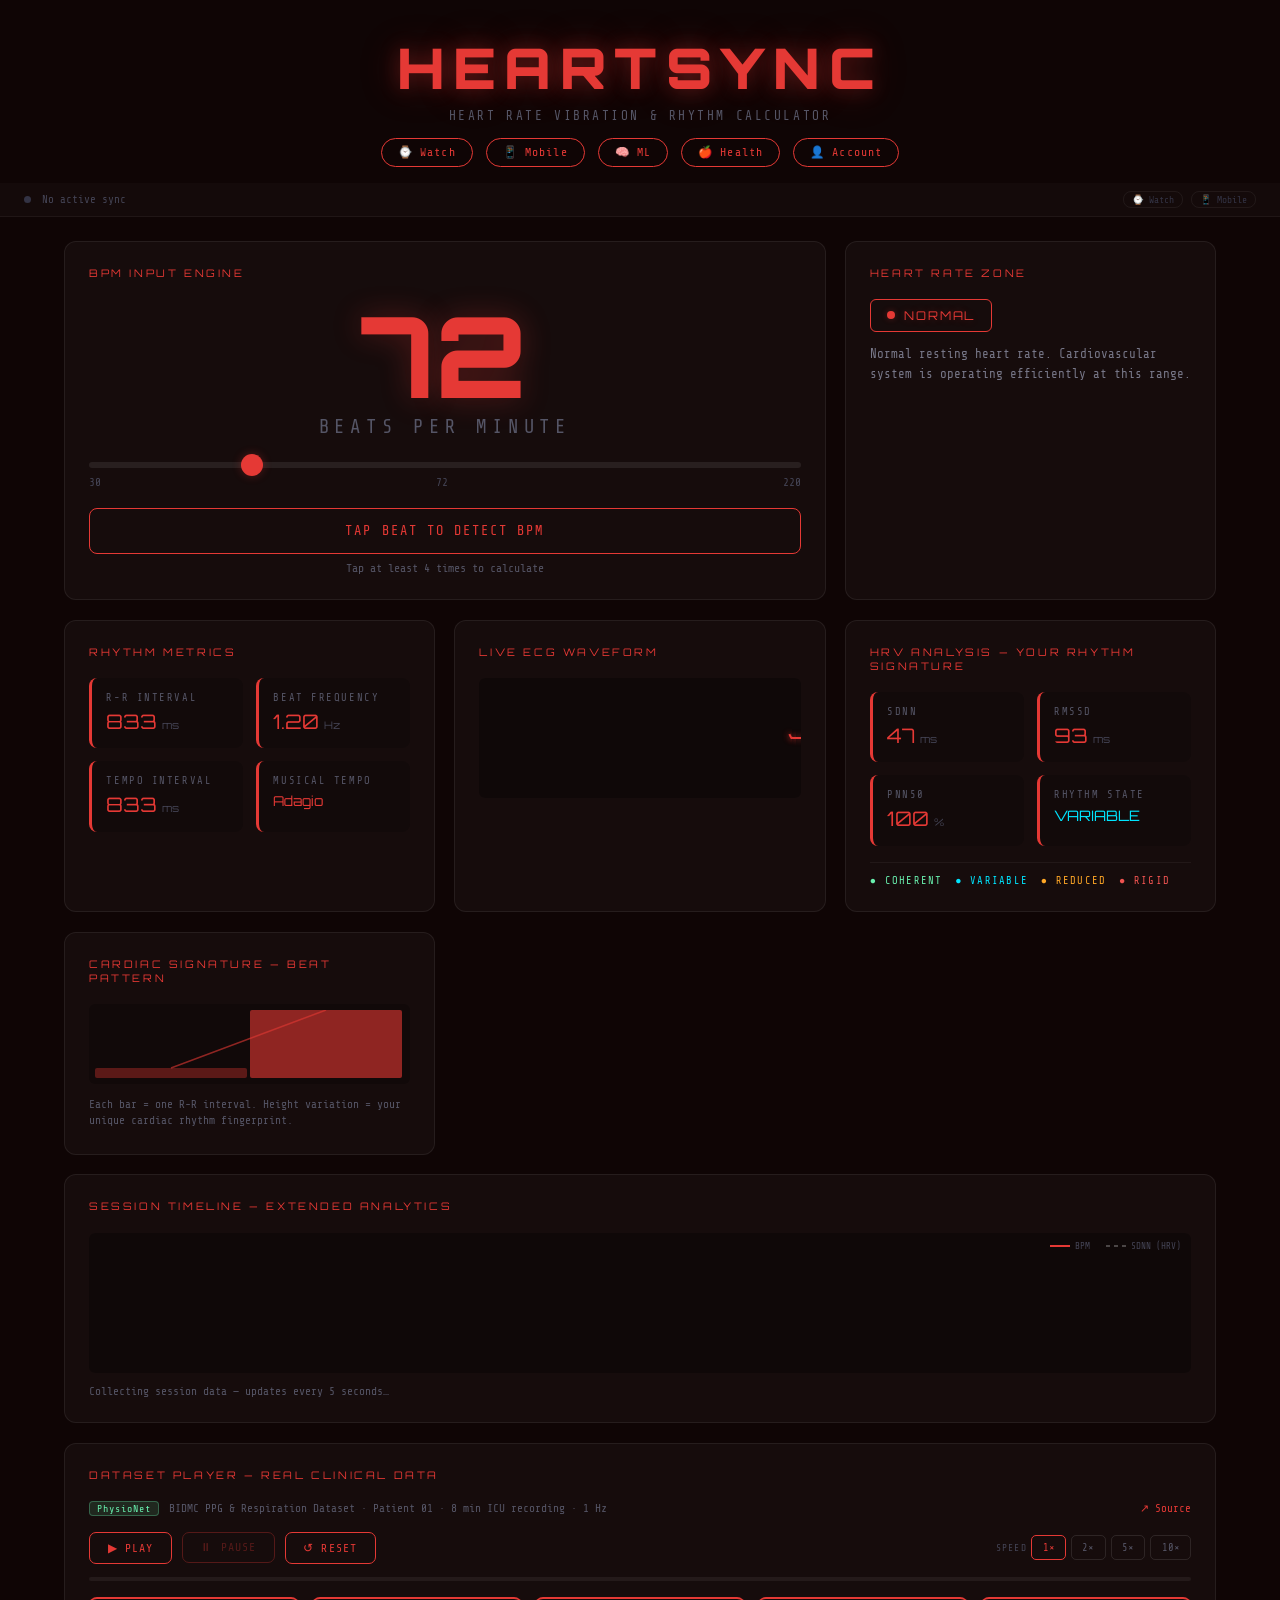
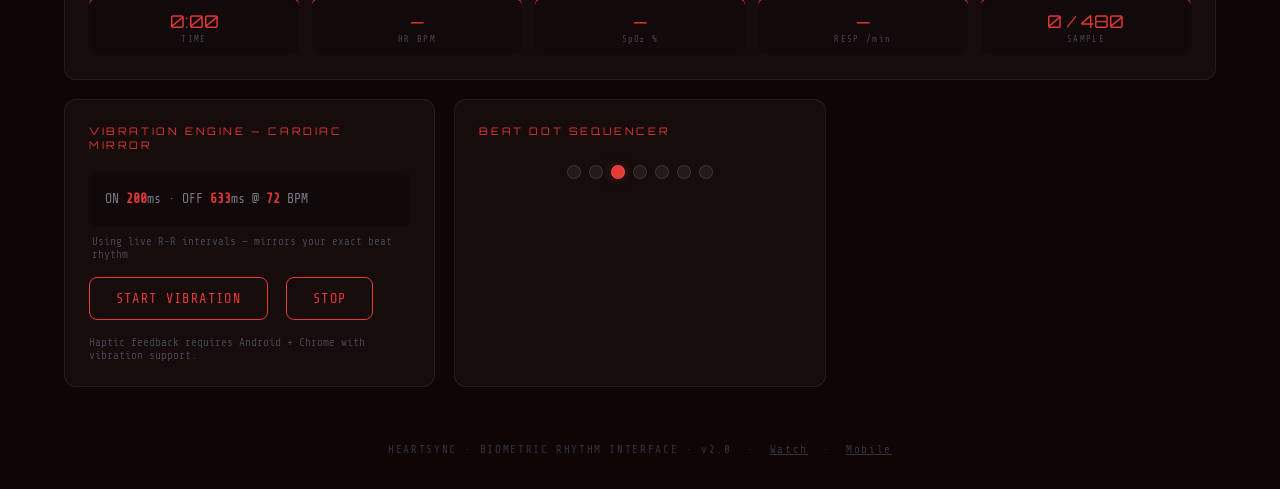
<file: index.html>
<!DOCTYPE html>
<html lang="en">
<head>
  <meta charset="UTF-8" />
  <meta name="viewport" content="width=device-width, initial-scale=1.0" />
  <title>HeartSync — Extended</title>
  <link href="https://fonts.googleapis.com/css2?family=Orbitron:wght@400;700;900&family=Share+Tech+Mono&display=swap" rel="stylesheet" />
  <link rel="stylesheet" href="styles.css" />
  <link rel="manifest" href="manifest.json" />
  <link rel="apple-touch-icon" href="icons/icon-192.png" />
  <meta name="apple-mobile-web-app-title" content="HeartSync" />
</head>
<body>

<header>
  <h1>HEARTSYNC</h1>
  <p>HEART RATE VIBRATION &amp; RHYTHM CALCULATOR</p>
  <div class="header-links">
    <a href="watch.html"   class="nav-link">⌚ Watch</a>
    <a href="mobile.html"  class="nav-link">📱 Mobile</a>
    <a href="ml.html"      class="nav-link">🧠 ML</a>
    <a href="health-connect.html" class="nav-link">🍎 Health</a>
    <a href="account.html" class="nav-link">👤 Account</a>
  </div>
</header>

<!-- Connection status bar -->
<div class="conn-bar" id="conn-bar">
  <div class="conn-dot" id="conn-dot"></div>
  <span id="conn-text">No active sync</span>
  <div class="conn-badges">
    <span class="conn-badge" id="badge-watch">⌚ Watch</span>
    <span class="conn-badge" id="badge-mobile">📱 Mobile</span>
  </div>
</div>

<div class="grid">

  <!-- BPM INPUT -->
  <div class="card" id="bpm-panel">
    <div class="card-title">BPM Input Engine</div>
    <div class="bpm-display" id="bpm-display">72</div>
    <div class="bpm-unit">BEATS PER MINUTE</div>
    <input type="range" id="bpm-slider" min="30" max="220" value="72" step="1" />
    <div class="slider-labels"><span>30</span><span>72</span><span>220</span></div>
    <button id="tap-btn">TAP BEAT TO DETECT BPM</button>
    <div id="tap-status">Tap at least 4 times to calculate</div>
  </div>

  <!-- ZONE CLASSIFIER -->
  <div class="card" id="zone-card">
    <div class="card-title">Heart Rate Zone</div>
    <div class="zone-badge">
      <div class="zone-dot"></div>
      <span id="zone-name">NORMAL</span>
    </div>
    <div class="zone-desc" id="zone-desc">Normal resting heart rate. Cardiovascular system is operating efficiently at this range.</div>
  </div>

  <!-- RHYTHM METRICS -->
  <div class="card">
    <div class="card-title">Rhythm Metrics</div>
    <div class="metrics-grid">
      <div class="metric">
        <div class="metric-label">R-R Interval</div>
        <div class="metric-value"><span id="rr-val">833</span><span class="metric-unit">ms</span></div>
      </div>
      <div class="metric">
        <div class="metric-label">Beat Frequency</div>
        <div class="metric-value"><span id="freq-val">1.20</span><span class="metric-unit">Hz</span></div>
      </div>
      <div class="metric">
        <div class="metric-label">Tempo Interval</div>
        <div class="metric-value"><span id="tempo-val">833</span><span class="metric-unit">ms</span></div>
      </div>
      <div class="metric">
        <div class="metric-label">Musical Tempo</div>
        <div class="metric-value" style="font-size:0.85rem"><span id="music-val">Andante</span></div>
      </div>
    </div>
  </div>

  <!-- ECG VISUALIZER -->
  <div class="card">
    <div class="card-title">Live ECG Waveform</div>
    <canvas id="ecg-canvas"></canvas>
  </div>

  <!-- HRV ANALYSIS -->
  <div class="card">
    <div class="card-title">HRV Analysis — Your Rhythm Signature</div>
    <div class="metrics-grid">
      <div class="metric">
        <div class="metric-label">SDNN</div>
        <div class="metric-value"><span id="sdnn-val">—</span><span class="metric-unit">ms</span></div>
      </div>
      <div class="metric">
        <div class="metric-label">RMSSD</div>
        <div class="metric-value"><span id="rmssd-val">—</span><span class="metric-unit">ms</span></div>
      </div>
      <div class="metric">
        <div class="metric-label">pNN50</div>
        <div class="metric-value"><span id="pnn50-val">—</span><span class="metric-unit">%</span></div>
      </div>
      <div class="metric">
        <div class="metric-label">Rhythm State</div>
        <div class="metric-value" style="font-size:0.9rem"><span id="rhythm-label">LOADING</span></div>
      </div>
    </div>
    <div class="hrv-legend">
      <span class="hrv-tag" style="color:#69f0ae">● COHERENT</span>
      <span class="hrv-tag" style="color:#00e5ff">● VARIABLE</span>
      <span class="hrv-tag" style="color:#ffa726">● REDUCED</span>
      <span class="hrv-tag" style="color:#ef5350">● RIGID</span>
    </div>
  </div>

  <!-- CARDIAC SIGNATURE -->
  <div class="card">
    <div class="card-title">Cardiac Signature — Beat Pattern</div>
    <div class="sparkline-wrap">
      <canvas id="sparkline-canvas" class="sparkline-canvas"></canvas>
    </div>
    <div class="sig-desc">Each bar = one R-R interval. Height variation = your unique cardiac rhythm fingerprint.</div>
  </div>

  <!-- SESSION TIMELINE (extended analytics) -->
  <div class="card card-wide">
    <div class="card-title">Session Timeline — Extended Analytics</div>
    <div class="timeline-wrap">
      <canvas id="timeline-canvas" class="timeline-canvas"></canvas>
      <div class="timeline-legend">
        <span class="tl-item"><span class="tl-line solid"></span> BPM</span>
        <span class="tl-item"><span class="tl-line dashed"></span> SDNN (HRV)</span>
      </div>
    </div>
    <div class="session-stats" id="session-stats">Collecting session data — updates every 5 seconds…</div>
  </div>

  <!-- DATASET PLAYER -->
  <div class="card card-wide" id="dataset-card">
    <div class="card-title">Dataset Player — Real Clinical Data</div>
    <div class="dataset-source">
      <span class="ds-badge">PhysioNet</span>
      BIDMC PPG &amp; Respiration Dataset · Patient 01 · 8 min ICU recording · 1 Hz
      <a class="ds-link" href="https://physionet.org/content/bidmc/1.0.0/" target="_blank">↗ Source</a>
    </div>
    <div class="dataset-controls">
      <button class="ds-btn" id="ds-play">▶ PLAY</button>
      <button class="ds-btn" id="ds-pause" disabled>⏸ PAUSE</button>
      <button class="ds-btn" id="ds-reset">↺ RESET</button>
      <div class="ds-speed-wrap">
        <span class="ds-speed-label">SPEED</span>
        <button class="ds-speed-btn active" data-speed="1">1×</button>
        <button class="ds-speed-btn" data-speed="2">2×</button>
        <button class="ds-speed-btn" data-speed="5">5×</button>
        <button class="ds-speed-btn" data-speed="10">10×</button>
      </div>
    </div>
    <div class="ds-progress-wrap">
      <div class="ds-progress-bar" id="ds-progress-bar"></div>
    </div>
    <div class="ds-live-row">
      <div class="ds-live-metric">
        <div class="ds-live-val" id="ds-time">0:00</div>
        <div class="ds-live-label">TIME</div>
      </div>
      <div class="ds-live-metric">
        <div class="ds-live-val" id="ds-hr">—</div>
        <div class="ds-live-label">HR BPM</div>
      </div>
      <div class="ds-live-metric">
        <div class="ds-live-val" id="ds-spo2">—</div>
        <div class="ds-live-label">SpO₂ %</div>
      </div>
      <div class="ds-live-metric">
        <div class="ds-live-val" id="ds-resp">—</div>
        <div class="ds-live-label">RESP /min</div>
      </div>
      <div class="ds-live-metric">
        <div class="ds-live-val" id="ds-idx">0 / 480</div>
        <div class="ds-live-label">SAMPLE</div>
      </div>
    </div>
  </div>

  <!-- VIBRATION ENGINE -->
  <div class="card">
    <div class="card-title">Vibration Engine — Cardiac Mirror</div>
    <div class="vib-info">
      ON <span id="vib-on">250</span>ms · OFF <span id="vib-off">583</span>ms @ <span id="vib-bpm">72</span> BPM
    </div>
    <div class="vib-mode-label">Using live R-R intervals — mirrors your exact beat rhythm</div>
    <button class="vib-btn" id="vib-start-btn">START VIBRATION</button>
    <button class="vib-btn" id="vib-stop-btn">STOP</button>
    <div id="vib-note">Haptic feedback requires Android + Chrome with vibration support.</div>
  </div>

  <!-- BEAT SEQUENCER -->
  <div class="card">
    <div class="card-title">Beat Dot Sequencer</div>
    <div class="dots-row" id="dots-row"></div>
  </div>

</div>

<footer>
  HEARTSYNC · BIOMETRIC RHYTHM INTERFACE · v2.0
  &nbsp;·&nbsp;
  <a href="watch.html"  style="color:inherit;text-decoration:underline">Watch</a>
  &nbsp;·&nbsp;
  <a href="mobile.html" style="color:inherit;text-decoration:underline">Mobile</a>
</footer>

<script src="dataset.js"></script>
<script src="auth.js"></script>
<script src="app.js"></script>
<script>if ('serviceWorker' in navigator) navigator.serviceWorker.register('./sw.js');</script>
</body>
</html>
</file>
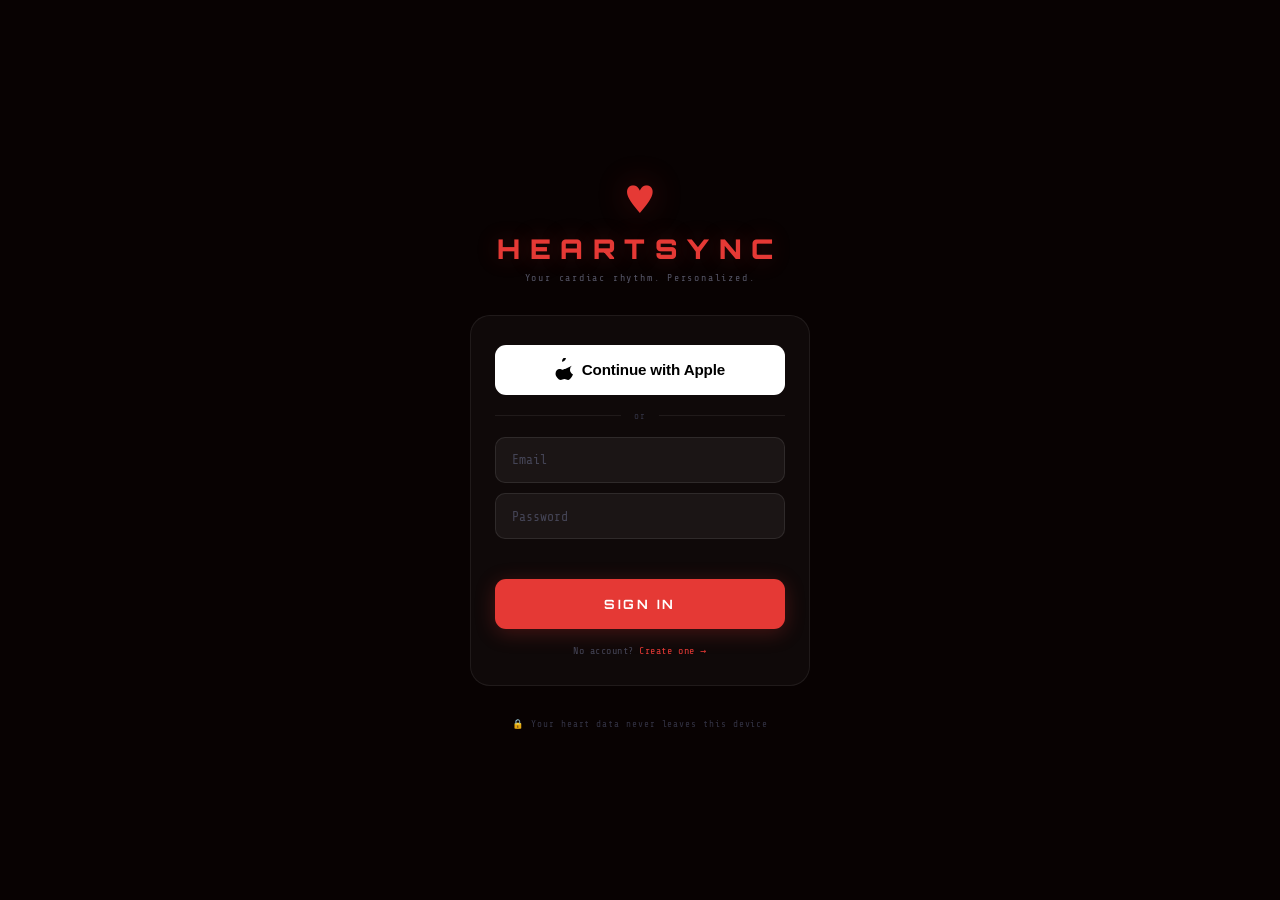
<file: login.html>
<!DOCTYPE html>
<html lang="en">
<head>
  <meta charset="UTF-8" />
  <meta name="viewport" content="width=device-width, initial-scale=1.0, viewport-fit=cover" />
  <meta name="apple-mobile-web-app-capable" content="yes" />
  <meta name="apple-mobile-web-app-status-bar-style" content="black-translucent" />
  <meta name="theme-color" content="#080202" />
  <title>HeartSync — Sign In</title>
  <link href="https://fonts.googleapis.com/css2?family=Orbitron:wght@400;700;900&family=Share+Tech+Mono&display=swap" rel="stylesheet" />
  <link rel="stylesheet" href="login.css" />
  <!-- Apple Sign In JS SDK — works when a Service ID is configured in Apple Developer -->
  <script src="https://appleid.cdn-apple.com/appleauth/static/jsapi/appleid/1/en_US/appleid.auth.js" async></script>
  <link rel="manifest" href="manifest.json" />
  <link rel="apple-touch-icon" href="icons/icon-192.png" />
  <meta name="apple-mobile-web-app-title" content="HeartSync" />
</head>
<body>

<div class="login-app">

  <!-- Brand -->
  <div class="login-brand">
    <div class="brand-heart" id="brand-heart">♥</div>
    <div class="brand-name">HEARTSYNC</div>
    <div class="brand-tagline">Your cardiac rhythm. Personalized.</div>
  </div>

  <!-- Auth card -->
  <div class="login-card">

    <!-- Apple Sign In -->
    <button class="apple-btn" id="apple-btn" type="button">
      <svg class="apple-logo" viewBox="0 0 814 1000" xmlns="http://www.w3.org/2000/svg">
        <path d="M788.1 340.9c-5.8 4.5-108.2 62.2-108.2 190.5 0 148.4 130.3 200.9 134.2 202.2-.6 3.2-20.7 71.9-68.7 141.9-42.8 61.6-87.5 123.1-155.5 123.1s-85.5-39.5-164-39.5c-76 0-103.7 40.8-165.9 40.8s-105-43.1-150.1-90.2c-48.3-50.7-87.7-122.3-87.7-190.5 0-140.9 91.9-216.7 181.7-216.7 49.6 0 90.9 32.5 121.9 32.5 29.5 0 75.8-34.5 132-34.5zm-337.3-235.9c28.3-33.7 48.4-81.1 48.4-128.7 0-6.4-.6-12.8-1.9-18.6-45.6 1.9-98.2 30.5-131.2 68.3-25.1 28.3-47.8 75.2-47.8 123.5 0 7.1 1.3 14.2 1.9 16.5 2.6.6 6.5 1.3 10.4 1.3 40.8 0 91.9-27.3 120.2-62.3z"/>
      </svg>
      <span id="apple-btn-text">Continue with Apple</span>
    </button>

    <div class="divider"><span>or</span></div>

    <!-- Email / Password form -->
    <form id="auth-form" novalidate autocomplete="on">
      <div class="form-row" id="name-row" style="display:none">
        <input type="text" id="form-name" placeholder="Full Name" autocomplete="name" />
      </div>
      <div class="form-row">
        <input type="email" id="form-email" placeholder="Email" autocomplete="email" inputmode="email" />
      </div>
      <div class="form-row">
        <input type="password" id="form-pass" placeholder="Password" autocomplete="current-password" minlength="6" />
      </div>
      <div class="form-error" id="form-error" role="alert"></div>
      <button type="submit" class="submit-btn" id="submit-btn">SIGN IN</button>
    </form>

    <button class="mode-switch" id="mode-switch" type="button">
      No account? <span>Create one →</span>
    </button>

  </div><!-- /login-card -->

  <div class="privacy-note">
    <span>🔒</span> Your heart data never leaves this device
  </div>

  <div class="demo-notice" id="demo-notice">
    Running in demo mode — Apple Sign In requires a configured Service ID
  </div>

</div><!-- /login-app -->

<script src="auth.js"></script>
<script src="login.js"></script>
<script>if ('serviceWorker' in navigator) navigator.serviceWorker.register('./sw.js');</script>
</body>
</html>
</file>
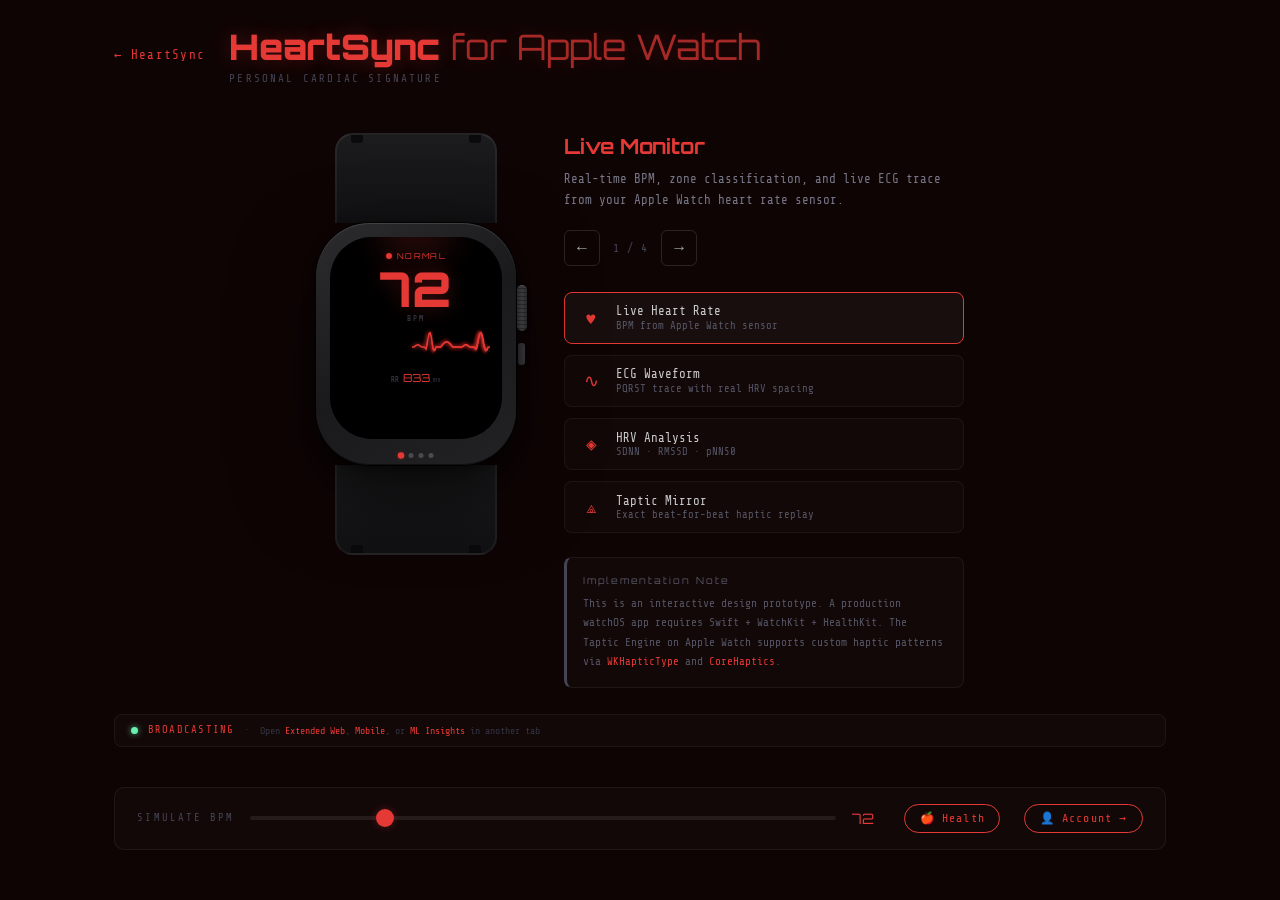
<file: watch.html>
<!DOCTYPE html>
<html lang="en">
<head>
  <meta charset="UTF-8" />
  <meta name="viewport" content="width=device-width, initial-scale=1.0" />
  <title>HeartSync — Apple Watch</title>
  <link href="https://fonts.googleapis.com/css2?family=Orbitron:wght@400;700;900&family=Share+Tech+Mono&display=swap" rel="stylesheet" />
  <link rel="stylesheet" href="watch.css" />
  <link rel="manifest" href="manifest.json" />
  <link rel="apple-touch-icon" href="icons/icon-192.png" />
  <meta name="apple-mobile-web-app-title" content="HeartSync" />
</head>
<body>

<div class="page">

  <!-- Header -->
  <header class="w-header">
    <a href="index.html" class="back-link">← HeartSync</a>
    <div class="w-header-text">
      <h1>HeartSync <span>for Apple Watch</span></h1>
      <p>PERSONAL CARDIAC SIGNATURE</p>
    </div>
  </header>

  <!-- Main showcase -->
  <div class="showcase">

    <!-- Watch device -->
    <div class="watch-wrap">
      <div class="band band-top">
        <div class="band-notch band-notch-left"></div>
        <div class="band-notch band-notch-right"></div>
      </div>

      <div class="watch-body">
        <!-- Crown -->
        <div class="crown">
          <div class="crown-ridges"></div>
        </div>
        <!-- Side button -->
        <div class="side-btn"></div>

        <!-- Display -->
        <div class="watch-display">
          <div class="screens-track" id="screens-track">

            <!-- ── Screen 1: Live Monitor ── -->
            <div class="screen" id="s-monitor">
              <div class="s-zone-row">
                <div class="s-zone-dot" id="s-zone-dot"></div>
                <span class="s-zone-name" id="s-zone-name">NORMAL</span>
              </div>
              <div class="s-bpm" id="s-bpm">72</div>
              <div class="s-bpm-label">BPM</div>
              <canvas class="s-ecg" id="s-ecg"></canvas>
              <div class="s-rr-row">
                <span class="s-rr-label">RR</span>
                <span class="s-rr-val" id="s-rr-val">833</span>
                <span class="s-rr-unit">ms</span>
              </div>
            </div>

            <!-- ── Screen 2: HRV Signature ── -->
            <div class="screen" id="s-hrv">
              <div class="s-title">YOUR SIGNATURE</div>
              <div class="s-hrv-grid">
                <div class="s-hrv-item">
                  <div class="s-hrv-val" id="s-sdnn">—</div>
                  <div class="s-hrv-unit">ms</div>
                  <div class="s-hrv-label">SDNN</div>
                </div>
                <div class="s-hrv-item">
                  <div class="s-hrv-val" id="s-rmssd">—</div>
                  <div class="s-hrv-unit">ms</div>
                  <div class="s-hrv-label">RMSSD</div>
                </div>
                <div class="s-hrv-item">
                  <div class="s-hrv-val" id="s-pnn50">—</div>
                  <div class="s-hrv-unit">%</div>
                  <div class="s-hrv-label">pNN50</div>
                </div>
              </div>
              <div class="s-rhythm-badge" id="s-rhythm-badge">LOADING</div>
            </div>

            <!-- ── Screen 3: Beat Pattern ── -->
            <div class="screen" id="s-pattern">
              <div class="s-title">BEAT PATTERN</div>
              <canvas class="s-sparkline" id="s-sparkline"></canvas>
              <div class="s-sig-label">RHYTHM FINGERPRINT</div>
              <div class="s-sig-sub" id="s-sig-sub">Building signature…</div>
            </div>

            <!-- ── Screen 4: Haptic Mirror ── -->
            <div class="screen" id="s-haptic">
              <div class="s-title">HAPTIC MIRROR</div>
              <div class="s-haptic-icon" id="s-haptic-icon">◎</div>
              <div class="s-haptic-status" id="s-haptic-status">OFF</div>
              <button class="s-haptic-btn" id="s-haptic-btn">START</button>
              <div class="s-haptic-note">Mirrors your exact<br>beat-by-beat rhythm</div>
            </div>

          </div><!-- /screens-track -->
        </div><!-- /watch-display -->

        <!-- Nav dots -->
        <div class="nav-dots" id="nav-dots">
          <div class="ndot active" data-i="0"></div>
          <div class="ndot" data-i="1"></div>
          <div class="ndot" data-i="2"></div>
          <div class="ndot" data-i="3"></div>
        </div>

      </div><!-- /watch-body -->

      <div class="band band-bottom">
        <div class="band-notch band-notch-left"></div>
        <div class="band-notch band-notch-right"></div>
      </div>
    </div><!-- /watch-wrap -->

    <!-- Info panel -->
    <div class="info-panel">
      <div class="info-screen-name" id="info-screen-name">Live Monitor</div>
      <div class="info-desc" id="info-desc">Real-time BPM, zone classification, and live ECG trace from your Apple Watch heart rate sensor.</div>

      <div class="info-nav">
        <button class="inav-btn" id="prev-btn">←</button>
        <span class="inav-screen-count" id="inav-count">1 / 4</span>
        <button class="inav-btn" id="next-btn">→</button>
      </div>

      <div class="info-features">
        <div class="if-item" id="if-0">
          <div class="if-icon">♥</div>
          <div class="if-text">
            <div class="if-title">Live Heart Rate</div>
            <div class="if-sub">BPM from Apple Watch sensor</div>
          </div>
        </div>
        <div class="if-item" id="if-1">
          <div class="if-icon">∿</div>
          <div class="if-text">
            <div class="if-title">ECG Waveform</div>
            <div class="if-sub">PQRST trace with real HRV spacing</div>
          </div>
        </div>
        <div class="if-item" id="if-2">
          <div class="if-icon">◈</div>
          <div class="if-text">
            <div class="if-title">HRV Analysis</div>
            <div class="if-sub">SDNN · RMSSD · pNN50</div>
          </div>
        </div>
        <div class="if-item" id="if-3">
          <div class="if-icon">⟁</div>
          <div class="if-text">
            <div class="if-title">Taptic Mirror</div>
            <div class="if-sub">Exact beat-for-beat haptic replay</div>
          </div>
        </div>
      </div>

      <div class="tech-note">
        <div class="tn-title">Implementation Note</div>
        <div class="tn-body">This is an interactive design prototype. A production watchOS app requires Swift + WatchKit + HealthKit. The Taptic Engine on Apple Watch supports custom haptic patterns via <code>WKHapticType</code> and <code>CoreHaptics</code>.</div>
      </div>
    </div>

  </div><!-- /showcase -->

  <!-- Sync status -->
  <div class="sync-status-bar">
    <div class="ssb-dot" id="w-sync-dot"></div>
    <span id="w-sync-label">IDLE</span>
    <span class="ssb-sep">·</span>
    <span class="ssb-info">Open <a href="index.html">Extended Web</a>, <a href="mobile.html">Mobile</a>, or <a href="ml.html">ML Insights</a> in another tab</span>
    <span class="ssb-user" id="ssb-user"></span>
  </div>

  <!-- BPM simulator -->
  <div class="sim-bar">
    <span class="sim-label">SIMULATE BPM</span>
    <input type="range" id="w-bpm-slider" min="30" max="220" value="72" step="1" class="sim-slider" />
    <span class="sim-val" id="sim-val">72</span>
    <a href="health-connect.html" class="sim-full-link" style="margin-right:0.5rem">🍎 Health</a>
    <a href="account.html" class="sim-full-link" id="sim-account-link">👤 Account →</a>
  </div>

</div><!-- /page -->

<script src="auth.js"></script>
<script src="watch-app.js"></script>
<script>if ('serviceWorker' in navigator) navigator.serviceWorker.register('./sw.js');</script>
</body>
</html>
</file>
<file: styles.css>
:root {
  --zone-color: #e53935;
  --zone-bg: #0f0505;
  --zone-glow: rgba(229, 57, 53, 0.35);
}

* { box-sizing: border-box; margin: 0; padding: 0; }

body {
  background: var(--zone-bg);
  color: #e0e0e0;
  font-family: 'Share Tech Mono', monospace;
  min-height: 100vh;
  transition: background 0.6s ease;
  overflow-x: hidden;
}

/* ── Header ── */
header {
  text-align: center;
  padding: 2rem 1rem 1rem;
}
header h1 {
  font-family: 'Orbitron', sans-serif;
  font-size: clamp(2rem, 6vw, 3.5rem);
  font-weight: 900;
  color: var(--zone-color);
  text-shadow: 0 0 20px var(--zone-glow), 0 0 40px var(--zone-glow);
  letter-spacing: 0.15em;
  transition: color 0.6s, text-shadow 0.6s;
}
header p {
  font-size: 0.8rem;
  color: #556;
  letter-spacing: 0.2em;
  margin-top: 0.4rem;
}

/* ── Header nav links ── */
.header-links {
  display: flex;
  justify-content: center;
  gap: 0.8rem;
  margin-top: 0.9rem;
}
.nav-link {
  display: inline-flex;
  align-items: center;
  gap: 0.4rem;
  padding: 0.4rem 1rem;
  border: 1px solid var(--zone-color);
  border-radius: 18px;
  color: var(--zone-color);
  font-family: 'Share Tech Mono', monospace;
  font-size: 0.72rem;
  letter-spacing: 0.1em;
  text-decoration: none;
  transition: background 0.2s, box-shadow 0.2s, border-color 0.6s, color 0.6s;
}
.nav-link:hover { background: rgba(255,255,255,0.05); box-shadow: 0 0 12px var(--zone-glow); }

/* ── Connection Status Bar ── */
.conn-bar {
  display: flex;
  align-items: center;
  gap: 0.7rem;
  padding: 0.5rem 1.5rem;
  background: rgba(255,255,255,0.02);
  border-bottom: 1px solid rgba(255,255,255,0.05);
  font-size: 0.68rem;
  color: #445;
  flex-wrap: wrap;
}
.conn-dot {
  width: 7px; height: 7px;
  border-radius: 50%;
  background: #334;
  flex-shrink: 0;
  transition: background 0.4s, box-shadow 0.4s;
}
.conn-dot.live {
  background: #69f0ae;
  box-shadow: 0 0 6px rgba(105,240,174,0.7);
  animation: conn-pulse 1.4s ease-in-out infinite;
}
@keyframes conn-pulse { 0%,100%{opacity:1} 50%{opacity:0.4} }
.conn-badges { display: flex; gap: 0.5rem; margin-left: auto; }
.conn-badge {
  padding: 2px 8px;
  border-radius: 8px;
  border: 1px solid rgba(255,255,255,0.06);
  font-size: 0.6rem;
  color: #334;
  transition: border-color 0.4s, color 0.4s;
}
.conn-badge.connected {
  border-color: #69f0ae;
  color: #69f0ae;
}

/* ── Grid Layout ── */
.grid {
  display: grid;
  grid-template-columns: repeat(auto-fit, minmax(300px, 1fr));
  gap: 1.2rem;
  padding: 1.5rem;
  max-width: 1200px;
  margin: 0 auto;
}

/* ── Card ── */
.card {
  background: rgba(255,255,255,0.03);
  border: 1px solid rgba(255,255,255,0.07);
  border-radius: 12px;
  padding: 1.5rem;
  position: relative;
  overflow: hidden;
  transition: border-color 0.6s;
}
.card-wide { grid-column: 1 / -1; }
.card::before {
  content: '';
  position: absolute;
  top: 0; left: -100%;
  width: 60%; height: 100%;
  background: linear-gradient(90deg, transparent, rgba(255,255,255,0.03), transparent);
  animation: scan 4s linear infinite;
}
@keyframes scan { 0%{left:-60%} 100%{left:160%} }
.card-title {
  font-family: 'Orbitron', sans-serif;
  font-size: 0.65rem;
  letter-spacing: 0.25em;
  color: var(--zone-color);
  text-transform: uppercase;
  margin-bottom: 1.2rem;
  transition: color 0.6s;
}

/* ── BPM Panel ── */
#bpm-panel { grid-column: span 2; }
@media (max-width: 660px) { #bpm-panel { grid-column: span 1; } }

.bpm-display {
  font-family: 'Orbitron', sans-serif;
  font-size: clamp(4rem, 14vw, 7rem);
  font-weight: 900;
  color: var(--zone-color);
  text-shadow: 0 0 30px var(--zone-glow);
  text-align: center;
  line-height: 1;
  transition: color 0.4s, text-shadow 0.4s;
}
.bpm-unit { font-size: 1.2rem; letter-spacing: 0.3em; color: #556; text-align: center; margin-top: 0.3rem; }

input[type=range] {
  -webkit-appearance: none;
  width: 100%; height: 6px;
  background: rgba(255,255,255,0.08);
  border-radius: 3px; outline: none;
  margin: 1.5rem 0 0.5rem; cursor: pointer;
}
input[type=range]::-webkit-slider-thumb {
  -webkit-appearance: none;
  width: 22px; height: 22px;
  border-radius: 50%;
  background: var(--zone-color);
  box-shadow: 0 0 10px var(--zone-glow);
  transition: background 0.4s, box-shadow 0.4s;
}
.slider-labels { display: flex; justify-content: space-between; font-size: 0.7rem; color: #445; }

/* ── Tap Button ── */
#tap-btn {
  display: block; width: 100%;
  margin-top: 1.2rem; padding: 0.9rem;
  background: transparent;
  border: 1px solid var(--zone-color);
  border-radius: 8px;
  color: var(--zone-color);
  font-family: 'Share Tech Mono', monospace;
  font-size: 0.85rem; letter-spacing: 0.15em;
  cursor: pointer;
  transition: background 0.2s, box-shadow 0.2s, border-color 0.6s, color 0.6s;
}
#tap-btn:hover { background: rgba(255,255,255,0.04); }
#tap-btn.tapped { background: var(--zone-color); color: #000; box-shadow: 0 0 20px var(--zone-glow); }
#tap-status { font-size: 0.72rem; color: #556; text-align: center; margin-top: 0.5rem; min-height: 1.2em; }

/* ── Zone Badge ── */
.zone-badge {
  display: inline-flex; align-items: center; gap: 0.6rem;
  padding: 0.5rem 1rem;
  border-radius: 6px; border: 1px solid var(--zone-color);
  color: var(--zone-color);
  font-family: 'Orbitron', sans-serif; font-size: 0.75rem; letter-spacing: 0.15em;
  text-shadow: 0 0 8px var(--zone-glow);
  transition: color 0.6s, border-color 0.6s, text-shadow 0.6s;
  margin-bottom: 0.8rem;
}
.zone-dot { width: 8px; height: 8px; border-radius: 50%; background: var(--zone-color); box-shadow: 0 0 6px var(--zone-glow); transition: background 0.6s, box-shadow 0.6s; }
.zone-desc { font-size: 0.78rem; color: #778; line-height: 1.6; }

/* ── Metrics ── */
.metrics-grid { display: grid; grid-template-columns: 1fr 1fr; gap: 0.8rem; }
.metric { background: rgba(0,0,0,0.2); border-radius: 8px; padding: 0.9rem; border-left: 3px solid var(--zone-color); transition: border-color 0.6s; }
.metric-label { font-size: 0.65rem; color: #556; letter-spacing: 0.15em; text-transform: uppercase; margin-bottom: 0.3rem; }
.metric-value { font-family: 'Orbitron', sans-serif; font-size: 1.25rem; color: var(--zone-color); transition: color 0.4s; }
.metric-unit  { font-size: 0.65rem; color: #445; margin-left: 0.3rem; }

/* ── ECG Canvas ── */
#ecg-canvas { width: 100%; height: 120px; display: block; border-radius: 6px; background: rgba(0,0,0,0.3); }

/* ── HRV Analysis ── */
.hrv-legend { display: flex; flex-wrap: wrap; gap: 0.8rem; margin-top: 1rem; padding-top: 0.8rem; border-top: 1px solid rgba(255,255,255,0.05); }
.hrv-tag { font-size: 0.65rem; letter-spacing: 0.12em; }

/* ── Cardiac Signature ── */
.sparkline-wrap { width: 100%; height: 80px; margin-bottom: 0.8rem; border-radius: 6px; background: rgba(0,0,0,0.25); overflow: hidden; padding: 6px; }
.sparkline-canvas { width: 100%; height: 100%; display: block; }
.sig-desc { font-size: 0.7rem; color: #556; line-height: 1.5; }

/* ── Session Timeline ── */
.timeline-wrap { position: relative; width: 100%; height: 140px; margin-bottom: 0.8rem; }
.timeline-canvas { width: 100%; height: 100%; display: block; border-radius: 6px; background: rgba(0,0,0,0.3); }
.timeline-legend {
  position: absolute; top: 8px; right: 10px;
  display: flex; gap: 1rem;
}
.tl-item { display: flex; align-items: center; gap: 5px; font-size: 0.58rem; color: #445; }
.tl-line { display: inline-block; width: 20px; height: 2px; }
.tl-line.solid  { background: var(--zone-color); }
.tl-line.dashed { background: repeating-linear-gradient(90deg,rgba(255,255,255,0.25) 0 4px,transparent 4px 8px); }
.session-stats {
  display: flex; flex-wrap: wrap; gap: 1.2rem;
  font-size: 0.7rem; color: #556;
}
.session-stats strong { color: var(--zone-color); }

/* ── Vibration ── */
.vib-info { background: rgba(0,0,0,0.25); border-radius: 8px; padding: 1rem; font-size: 0.82rem; color: #778; line-height: 1.8; margin-bottom: 0.5rem; }
.vib-info span { color: var(--zone-color); font-weight: bold; transition: color 0.4s; }
.vib-mode-label { font-size: 0.68rem; color: #445; margin-bottom: 1rem; padding-left: 0.2rem; }
.vib-btn { padding: 0.8rem 1.6rem; background: transparent; border: 1px solid var(--zone-color); border-radius: 8px; color: var(--zone-color); font-family: 'Share Tech Mono', monospace; font-size: 0.85rem; letter-spacing: 0.1em; cursor: pointer; transition: background 0.2s, box-shadow 0.2s, border-color 0.6s, color 0.6s; margin-right: 0.6rem; margin-bottom: 0.5rem; }
.vib-btn:hover { background: rgba(255,255,255,0.05); }
.vib-btn.active { background: var(--zone-color); color: #000; box-shadow: 0 0 16px var(--zone-glow); }
#vib-note { font-size: 0.7rem; color: #445; margin-top: 0.5rem; }

/* ── Beat Sequencer ── */
.dots-row { display: flex; flex-wrap: wrap; gap: 0.5rem; justify-content: center; padding: 0.5rem 0; }
.beat-dot { width: 14px; height: 14px; border-radius: 50%; background: rgba(255,255,255,0.06); border: 1px solid rgba(255,255,255,0.1); transition: background 0.08s, box-shadow 0.08s; }
.beat-dot.lit { background: var(--zone-color); box-shadow: 0 0 10px var(--zone-glow); }

/* ── Dataset Player ── */
.dataset-source {
  display: flex;
  align-items: center;
  gap: 0.6rem;
  font-size: 0.7rem;
  color: #556;
  margin-bottom: 1rem;
  flex-wrap: wrap;
}
.ds-badge {
  background: rgba(105,240,174,0.12);
  border: 1px solid rgba(105,240,174,0.3);
  color: #69f0ae;
  border-radius: 4px;
  padding: 1px 7px;
  font-size: 0.62rem;
  letter-spacing: 0.1em;
}
.ds-link { color: var(--zone-color); text-decoration: none; margin-left: auto; font-size: 0.68rem; }
.ds-link:hover { text-decoration: underline; }

.dataset-controls {
  display: flex;
  align-items: center;
  gap: 0.6rem;
  margin-bottom: 0.8rem;
  flex-wrap: wrap;
}
.ds-btn {
  padding: 0.5rem 1.1rem;
  background: transparent;
  border: 1px solid var(--zone-color);
  border-radius: 7px;
  color: var(--zone-color);
  font-family: 'Share Tech Mono', monospace;
  font-size: 0.72rem;
  letter-spacing: 0.1em;
  cursor: pointer;
  transition: background 0.2s, color 0.2s, border-color 0.6s;
}
.ds-btn:hover:not(:disabled) { background: rgba(255,255,255,0.05); }
.ds-btn:disabled { opacity: 0.3; cursor: not-allowed; }
.ds-speed-wrap {
  display: flex;
  align-items: center;
  gap: 0.3rem;
  margin-left: auto;
}
.ds-speed-label { font-size: 0.6rem; color: #445; letter-spacing: 0.12em; }
.ds-speed-btn {
  padding: 0.35rem 0.65rem;
  background: transparent;
  border: 1px solid rgba(255,255,255,0.1);
  border-radius: 5px;
  color: #556;
  font-family: 'Share Tech Mono', monospace;
  font-size: 0.65rem;
  cursor: pointer;
  transition: all 0.2s;
}
.ds-speed-btn.active, .ds-speed-btn:hover {
  border-color: var(--zone-color);
  color: var(--zone-color);
}

.ds-progress-wrap {
  height: 4px;
  background: rgba(255,255,255,0.06);
  border-radius: 2px;
  margin-bottom: 1rem;
  overflow: hidden;
}
.ds-progress-bar {
  height: 100%;
  width: 0%;
  background: var(--zone-color);
  border-radius: 2px;
  box-shadow: 0 0 6px var(--zone-glow);
  transition: width 0.9s linear, background 0.6s;
}
.ds-live-row {
  display: flex;
  gap: 0.8rem;
  flex-wrap: wrap;
}
.ds-live-metric {
  flex: 1;
  min-width: 70px;
  background: rgba(0,0,0,0.2);
  border-radius: 8px;
  padding: 0.7rem;
  text-align: center;
  border-top: 2px solid var(--zone-color);
  transition: border-color 0.6s;
}
.ds-live-val {
  font-family: 'Orbitron', sans-serif;
  font-size: 1.1rem;
  color: var(--zone-color);
  transition: color 0.4s;
}
.ds-live-label { font-size: 0.55rem; color: #445; letter-spacing: 0.15em; margin-top: 2px; }

/* ── Footer ── */
footer { text-align: center; padding: 2rem; font-size: 0.68rem; color: #334; letter-spacing: 0.15em; }
</file>
<file: login.css>
:root {
  --zc: #e53935;
  --zg: rgba(229, 57, 53, 0.25);
}

* { box-sizing: border-box; margin: 0; padding: 0; -webkit-tap-highlight-color: transparent; }

html, body {
  height: 100%;
  background: #080202;
  color: #e0e0e0;
  font-family: 'Share Tech Mono', monospace;
}

.login-app {
  min-height: 100%;
  min-height: 100dvh;
  display: flex;
  flex-direction: column;
  align-items: center;
  justify-content: center;
  padding: 2rem 1.5rem;
  padding-top: max(2rem, env(safe-area-inset-top));
  padding-bottom: max(2rem, env(safe-area-inset-bottom));
  gap: 2rem;
}

/* ── Brand ── */
.login-brand { text-align: center; }

.brand-heart {
  font-size: 3.2rem;
  color: var(--zc);
  text-shadow: 0 0 32px var(--zg);
  display: inline-block;
  line-height: 1;
  animation: hb 1.4s ease-in-out infinite;
}
@keyframes hb {
  0%,100% { transform: scale(1); }
  14%      { transform: scale(1.22); }
  28%      { transform: scale(1); }
  42%      { transform: scale(1.14); }
  56%      { transform: scale(1); }
}
.brand-name {
  font-family: 'Orbitron', sans-serif;
  font-size: 1.7rem;
  font-weight: 900;
  letter-spacing: 0.35em;
  color: var(--zc);
  text-shadow: 0 0 22px var(--zg);
  margin-top: 0.6rem;
}
.brand-tagline {
  font-size: 0.62rem;
  color: #556;
  letter-spacing: 0.18em;
  margin-top: 0.4rem;
}

/* ── Card ── */
.login-card {
  width: 100%;
  max-width: 340px;
  background: rgba(255, 255, 255, 0.03);
  border: 1px solid rgba(255, 255, 255, 0.07);
  border-radius: 20px;
  padding: 1.8rem 1.5rem;
  display: flex;
  flex-direction: column;
  gap: 1rem;
}

/* ── Apple Sign In ── */
.apple-btn {
  display: flex;
  align-items: center;
  justify-content: center;
  gap: 0.55rem;
  width: 100%;
  height: 50px;
  background: #fff;
  border: none;
  border-radius: 11px;
  cursor: pointer;
  font-family: -apple-system, 'SF Pro Display', 'Helvetica Neue', Arial, sans-serif;
  font-size: 0.95rem;
  font-weight: 600;
  color: #000;
  letter-spacing: -0.01em;
  transition: opacity 0.15s;
  flex-shrink: 0;
}
.apple-btn:hover  { opacity: 0.88; }
.apple-btn:active { opacity: 0.72; }
.apple-btn:disabled { opacity: 0.45; cursor: default; }

.apple-logo {
  width: 18px;
  height: 22px;
  fill: #000;
  flex-shrink: 0;
  margin-top: -2px;
}

/* ── Divider ── */
.divider {
  display: flex;
  align-items: center;
  gap: 0.8rem;
  color: #334;
  font-size: 0.58rem;
  letter-spacing: 0.15em;
}
.divider::before,
.divider::after {
  content: '';
  flex: 1;
  height: 1px;
  background: rgba(255, 255, 255, 0.07);
}

/* ── Form ── */
#auth-form {
  display: flex;
  flex-direction: column;
  gap: 0.65rem;
}
.form-row input {
  width: 100%;
  height: 46px;
  background: rgba(255, 255, 255, 0.05);
  border: 1px solid rgba(255, 255, 255, 0.09);
  border-radius: 10px;
  padding: 0 1rem;
  color: #e0e0e0;
  font-family: 'Share Tech Mono', monospace;
  font-size: 0.82rem;
  outline: none;
  transition: border-color 0.2s;
  -webkit-appearance: none;
}
.form-row input::placeholder { color: #445; }
.form-row input:focus { border-color: rgba(229, 57, 53, 0.6); }

.form-error {
  font-size: 0.65rem;
  color: #ff5252;
  min-height: 1rem;
  letter-spacing: 0.04em;
  line-height: 1.4;
}

.submit-btn {
  height: 50px;
  background: var(--zc);
  border: none;
  border-radius: 11px;
  color: #fff;
  font-family: 'Orbitron', sans-serif;
  font-size: 0.8rem;
  font-weight: 700;
  letter-spacing: 0.2em;
  cursor: pointer;
  transition: opacity 0.15s, box-shadow 0.2s;
  box-shadow: 0 4px 20px var(--zg);
  margin-top: 0.2rem;
}
.submit-btn:hover  { opacity: 0.9; }
.submit-btn:active { opacity: 0.75; }
.submit-btn:disabled { opacity: 0.4; cursor: default; }

.mode-switch {
  background: none;
  border: none;
  color: #445;
  font-family: 'Share Tech Mono', monospace;
  font-size: 0.63rem;
  cursor: pointer;
  text-align: center;
  letter-spacing: 0.05em;
  padding: 0;
}
.mode-switch span { color: var(--zc); }
.mode-switch:hover span { text-decoration: underline; }

/* ── Footer notes ── */
.privacy-note {
  font-size: 0.58rem;
  color: #334;
  letter-spacing: 0.1em;
  display: flex;
  align-items: center;
  gap: 0.4rem;
}
.demo-notice {
  font-size: 0.52rem;
  color: #2a2a2a;
  letter-spacing: 0.06em;
  text-align: center;
  max-width: 280px;
  display: none;
}
.demo-notice.show { display: block; }
</file>
<file: watch.css>
:root {
  --zc: #e53935;
  --zg: rgba(229,57,53,0.35);
  --page-bg: #0f0404;
}

* { box-sizing: border-box; margin: 0; padding: 0; }

body {
  background: var(--page-bg);
  color: #e0e0e0;
  font-family: 'Share Tech Mono', monospace;
  min-height: 100vh;
  overflow-x: hidden;
}

/* ── Page ── */
.page {
  max-width: 1100px;
  margin: 0 auto;
  padding: 1.5rem 1.5rem 3rem;
}

/* ── Header ── */
.w-header {
  display: flex;
  align-items: center;
  gap: 1.5rem;
  margin-bottom: 3rem;
}
.back-link {
  color: var(--zc);
  text-decoration: none;
  font-size: 0.78rem;
  letter-spacing: 0.1em;
  white-space: nowrap;
  transition: opacity 0.2s;
}
.back-link:hover { opacity: 0.7; }
.w-header-text h1 {
  font-family: 'Orbitron', sans-serif;
  font-size: clamp(1.4rem, 4vw, 2.2rem);
  font-weight: 900;
  color: var(--zc);
  text-shadow: 0 0 20px var(--zg);
  transition: color 0.6s, text-shadow 0.6s;
}
.w-header-text h1 span {
  font-weight: 400;
  opacity: 0.7;
}
.w-header-text p {
  font-size: 0.68rem;
  color: #445;
  letter-spacing: 0.2em;
  margin-top: 0.2rem;
}

/* ── Showcase layout ── */
.showcase {
  display: flex;
  gap: 3rem;
  align-items: flex-start;
  justify-content: center;
  flex-wrap: wrap;
}

/* ── Watch Wrap (band + body) ── */
.watch-wrap {
  display: flex;
  flex-direction: column;
  align-items: center;
  flex-shrink: 0;
}

/* ── Band ── */
.band {
  width: 162px;
  height: 90px;
  background: linear-gradient(to bottom, #1c1c1e, #111113);
  position: relative;
  border-left: 2px solid rgba(255,255,255,0.06);
  border-right: 2px solid rgba(255,255,255,0.06);
}
.band-top {
  border-radius: 18px 18px 0 0;
  border-top: 2px solid rgba(255,255,255,0.08);
}
.band-bottom {
  border-radius: 0 0 18px 18px;
  border-bottom: 2px solid rgba(255,255,255,0.04);
}
.band-notch {
  position: absolute;
  bottom: 0;
  width: 12px; height: 8px;
  background: #0a0a0c;
  border-radius: 3px 3px 0 0;
}
.band-notch-left  { left: 14px; }
.band-notch-right { right: 14px; }
.band-top .band-notch {
  bottom: auto;
  top: 0;
  border-radius: 0 0 3px 3px;
}

/* ── Watch Body ── */
.watch-body {
  width: 200px;
  height: 242px;
  background: linear-gradient(145deg, #2c2c2e, #1a1a1c, #222224);
  border-radius: 54px;
  position: relative;
  box-shadow:
    inset 0 1px 0 rgba(255,255,255,0.12),
    inset 0 -1px 0 rgba(0,0,0,0.5),
    0 0 0 1px rgba(0,0,0,0.9),
    0 30px 80px rgba(0,0,0,0.7),
    0 4px 12px rgba(0,0,0,0.5);
  z-index: 2;
}

/* ── Crown ── */
.crown {
  position: absolute;
  right: -11px;
  top: 62px;
  width: 10px;
  height: 46px;
  background: linear-gradient(to right, #2a2a2c, #3a3a3c, #2a2a2c);
  border-radius: 5px;
  box-shadow:
    inset 0 1px 0 rgba(255,255,255,0.1),
    1px 0 3px rgba(0,0,0,0.5);
}
.crown-ridges {
  width: 100%;
  height: 100%;
  border-radius: 5px;
  background: repeating-linear-gradient(
    180deg,
    transparent 0px,
    transparent 3px,
    rgba(0,0,0,0.3) 3px,
    rgba(0,0,0,0.3) 4px
  );
}

/* ── Side Button ── */
.side-btn {
  position: absolute;
  right: -9px;
  top: 120px;
  width: 7px;
  height: 22px;
  background: linear-gradient(to right, #222224, #333335);
  border-radius: 3px;
  box-shadow: 1px 0 3px rgba(0,0,0,0.5);
}

/* ── Watch Display ── */
.watch-display {
  position: absolute;
  top: 14px; left: 14px;
  right: 14px; bottom: 26px;
  border-radius: 42px;
  overflow: hidden;
  background: #000;
  box-shadow: inset 0 0 0 1px rgba(255,255,255,0.04);
}

/* ── Screen Carousel ── */
.screens-track {
  display: flex;
  width: 400%;
  height: 100%;
  transition: transform 0.45s cubic-bezier(0.4, 0, 0.2, 1);
}

.screen {
  width: 25%;
  height: 100%;
  padding: 14px 12px 12px;
  display: flex;
  flex-direction: column;
  align-items: center;
  background: #000;
  position: relative;
  overflow: hidden;
}

/* Subtle ambient glow at top of each screen */
.screen::before {
  content: '';
  position: absolute;
  top: -20px; left: 50%;
  transform: translateX(-50%);
  width: 80px; height: 40px;
  background: var(--zg);
  border-radius: 50%;
  filter: blur(16px);
  opacity: 0.6;
  transition: background 0.6s;
  pointer-events: none;
}

/* ── Nav Dots ── */
.nav-dots {
  position: absolute;
  bottom: 7px;
  left: 50%;
  transform: translateX(-50%);
  display: flex;
  gap: 5px;
}
.ndot {
  width: 5px; height: 5px;
  border-radius: 50%;
  background: rgba(255,255,255,0.2);
  cursor: pointer;
  transition: background 0.3s, transform 0.3s;
}
.ndot.active {
  background: var(--zc);
  transform: scale(1.3);
  box-shadow: 0 0 4px var(--zg);
}

/* ════════════════════════════
   SCREEN 1 — LIVE MONITOR
════════════════════════════ */
.s-zone-row {
  display: flex;
  align-items: center;
  gap: 5px;
  margin-bottom: 4px;
}
.s-zone-dot {
  width: 6px; height: 6px;
  border-radius: 50%;
  background: var(--zc);
  box-shadow: 0 0 5px var(--zg);
  animation: pulse-dot 1.2s ease-in-out infinite;
  transition: background 0.6s, box-shadow 0.6s;
}
@keyframes pulse-dot {
  0%, 100% { transform: scale(1);   opacity: 1; }
  50%       { transform: scale(1.5); opacity: 0.7; }
}
.s-zone-name {
  font-family: 'Orbitron', sans-serif;
  font-size: 0.5rem;
  letter-spacing: 0.18em;
  color: var(--zc);
  transition: color 0.6s;
}
.s-bpm {
  font-family: 'Orbitron', sans-serif;
  font-size: 3rem;
  font-weight: 900;
  color: var(--zc);
  text-shadow: 0 0 20px var(--zg);
  line-height: 1;
  transition: color 0.4s, text-shadow 0.4s;
}
.s-bpm-label {
  font-size: 0.48rem;
  letter-spacing: 0.3em;
  color: #445;
  margin-top: 1px;
  margin-bottom: 6px;
}
.s-ecg {
  width: 100%;
  height: 36px;
  border-radius: 4px;
  background: rgba(0,0,0,0.4);
  display: block;
  margin-bottom: 6px;
}
.s-rr-row {
  display: flex;
  align-items: baseline;
  gap: 3px;
}
.s-rr-label { font-size: 0.46rem; color: #445; letter-spacing: 0.1em; }
.s-rr-val   { font-family: 'Orbitron', sans-serif; font-size: 0.7rem; color: var(--zc); transition: color 0.4s; }
.s-rr-unit  { font-size: 0.44rem; color: #334; }

/* ════════════════════════════
   SCREEN 2 — HRV SIGNATURE
════════════════════════════ */
.s-title {
  font-family: 'Orbitron', sans-serif;
  font-size: 0.46rem;
  letter-spacing: 0.22em;
  color: var(--zc);
  margin-bottom: 10px;
  transition: color 0.6s;
}
.s-hrv-grid {
  display: flex;
  gap: 6px;
  margin-bottom: 10px;
  width: 100%;
}
.s-hrv-item {
  flex: 1;
  background: rgba(255,255,255,0.04);
  border-radius: 6px;
  padding: 6px 4px;
  text-align: center;
  border-top: 1.5px solid var(--zc);
  transition: border-color 0.6s;
}
.s-hrv-val {
  font-family: 'Orbitron', sans-serif;
  font-size: 0.85rem;
  color: var(--zc);
  transition: color 0.4s;
  line-height: 1.1;
}
.s-hrv-unit { font-size: 0.38rem; color: #334; }
.s-hrv-label { font-size: 0.38rem; color: #556; letter-spacing: 0.1em; margin-top: 2px; }
.s-rhythm-badge {
  font-family: 'Orbitron', sans-serif;
  font-size: 0.52rem;
  letter-spacing: 0.2em;
  color: var(--zc);
  border: 1px solid var(--zc);
  border-radius: 10px;
  padding: 3px 10px;
  text-shadow: 0 0 8px var(--zg);
  transition: color 0.6s, border-color 0.6s, text-shadow 0.6s;
}

/* ════════════════════════════
   SCREEN 3 — BEAT PATTERN
════════════════════════════ */
.s-sparkline {
  width: 100%;
  height: 60px;
  display: block;
  border-radius: 4px;
  background: rgba(0,0,0,0.3);
  margin-bottom: 8px;
}
.s-sig-label {
  font-family: 'Orbitron', sans-serif;
  font-size: 0.42rem;
  letter-spacing: 0.2em;
  color: var(--zc);
  transition: color 0.6s;
}
.s-sig-sub {
  font-size: 0.4rem;
  color: #445;
  margin-top: 2px;
  text-align: center;
}

/* ════════════════════════════
   SCREEN 4 — HAPTIC MIRROR
════════════════════════════ */
.s-haptic-icon {
  font-size: 1.8rem;
  color: var(--zc);
  opacity: 0.7;
  margin-bottom: 4px;
  transition: color 0.6s;
}
.s-haptic-icon.beating {
  animation: haptic-pulse 0.8s ease-in-out infinite;
}
@keyframes haptic-pulse {
  0%   { transform: scale(1);    opacity: 0.7; }
  50%  { transform: scale(1.25); opacity: 1;   }
  100% { transform: scale(1);    opacity: 0.7; }
}
.s-haptic-status {
  font-family: 'Orbitron', sans-serif;
  font-size: 0.9rem;
  color: #445;
  letter-spacing: 0.2em;
  margin-bottom: 8px;
  transition: color 0.4s;
}
.s-haptic-status.on { color: var(--zc); text-shadow: 0 0 8px var(--zg); }
.s-haptic-btn {
  background: transparent;
  border: 1px solid var(--zc);
  border-radius: 12px;
  color: var(--zc);
  font-family: 'Share Tech Mono', monospace;
  font-size: 0.52rem;
  letter-spacing: 0.15em;
  padding: 5px 14px;
  cursor: pointer;
  transition: background 0.2s, color 0.2s, border-color 0.6s;
  margin-bottom: 8px;
}
.s-haptic-btn:hover,
.s-haptic-btn.active {
  background: var(--zc);
  color: #000;
}
.s-haptic-note {
  font-size: 0.38rem;
  color: #334;
  text-align: center;
  line-height: 1.6;
}

/* ════════════════════════════
   INFO PANEL
════════════════════════════ */
.info-panel {
  flex: 1;
  min-width: 260px;
  max-width: 400px;
}
.info-screen-name {
  font-family: 'Orbitron', sans-serif;
  font-size: 1.3rem;
  font-weight: 700;
  color: var(--zc);
  transition: color 0.6s;
  margin-bottom: 0.6rem;
}
.info-desc {
  font-size: 0.78rem;
  color: #778;
  line-height: 1.7;
  margin-bottom: 1.2rem;
}
.info-nav {
  display: flex;
  align-items: center;
  gap: 0.8rem;
  margin-bottom: 1.6rem;
}
.inav-btn {
  background: transparent;
  border: 1px solid rgba(255,255,255,0.12);
  border-radius: 6px;
  color: #aaa;
  font-size: 1rem;
  width: 36px; height: 36px;
  cursor: pointer;
  transition: border-color 0.2s, color 0.2s, background 0.2s;
}
.inav-btn:hover {
  border-color: var(--zc);
  color: var(--zc);
  background: rgba(255,255,255,0.03);
}
.inav-screen-count {
  font-size: 0.72rem;
  color: #445;
  letter-spacing: 0.1em;
}

/* Features list */
.info-features {
  display: flex;
  flex-direction: column;
  gap: 0.7rem;
  margin-bottom: 1.5rem;
}
.if-item {
  display: flex;
  align-items: center;
  gap: 0.8rem;
  padding: 0.7rem 0.9rem;
  border-radius: 8px;
  background: rgba(255,255,255,0.02);
  border: 1px solid rgba(255,255,255,0.05);
  transition: border-color 0.3s, background 0.3s;
}
.if-item.active {
  border-color: var(--zc);
  background: rgba(255,255,255,0.04);
}
.if-icon {
  font-size: 1.1rem;
  color: var(--zc);
  width: 24px;
  text-align: center;
  transition: color 0.6s;
}
.if-title { font-size: 0.78rem; color: #ccc; margin-bottom: 0.1rem; }
.if-sub   { font-size: 0.66rem; color: #556; }

/* Tech note */
.tech-note {
  background: rgba(255,255,255,0.02);
  border: 1px solid rgba(255,255,255,0.06);
  border-left: 3px solid #445;
  border-radius: 8px;
  padding: 1rem;
}
.tn-title {
  font-family: 'Orbitron', sans-serif;
  font-size: 0.6rem;
  letter-spacing: 0.2em;
  color: #556;
  margin-bottom: 0.5rem;
}
.tn-body { font-size: 0.7rem; color: #556; line-height: 1.7; }
.tn-body code {
  color: var(--zc);
  font-family: 'Share Tech Mono', monospace;
  font-size: 0.68rem;
}

/* ── Simulator Bar ── */
.sim-bar {
  display: flex;
  align-items: center;
  gap: 1rem;
  flex-wrap: wrap;
  margin-top: 2.5rem;
  padding: 1rem 1.4rem;
  background: rgba(255,255,255,0.02);
  border: 1px solid rgba(255,255,255,0.06);
  border-radius: 10px;
}
.sim-label {
  font-size: 0.65rem;
  color: #445;
  letter-spacing: 0.2em;
  white-space: nowrap;
}
.sim-slider {
  -webkit-appearance: none;
  flex: 1;
  min-width: 120px;
  height: 4px;
  background: rgba(255,255,255,0.08);
  border-radius: 2px;
  outline: none;
  cursor: pointer;
}
.sim-slider::-webkit-slider-thumb {
  -webkit-appearance: none;
  width: 18px; height: 18px;
  border-radius: 50%;
  background: var(--zc);
  box-shadow: 0 0 8px var(--zg);
  transition: background 0.4s;
}
.sim-val {
  font-family: 'Orbitron', sans-serif;
  font-size: 0.9rem;
  color: var(--zc);
  min-width: 36px;
  transition: color 0.4s;
}
.sim-full-link {
  color: var(--zc);
  text-decoration: none;
  font-size: 0.72rem;
  letter-spacing: 0.1em;
  padding: 0.4rem 0.9rem;
  border: 1px solid var(--zc);
  border-radius: 16px;
  transition: background 0.2s;
  white-space: nowrap;
}
.sim-full-link:hover { background: rgba(255,255,255,0.05); }

/* ── Sync Status Bar ── */
.sync-status-bar {
  display: flex;
  align-items: center;
  gap: 0.6rem;
  margin-top: 1.6rem;
  padding: 0.6rem 1rem;
  background: rgba(255,255,255,0.02);
  border: 1px solid rgba(255,255,255,0.05);
  border-radius: 8px;
  font-size: 0.65rem;
  color: #445;
  flex-wrap: wrap;
}
.ssb-dot {
  width: 7px; height: 7px;
  border-radius: 50%;
  background: #334;
  flex-shrink: 0;
  transition: background 0.4s, box-shadow 0.4s;
}
.ssb-dot.live {
  background: #69f0ae;
  box-shadow: 0 0 6px rgba(105,240,174,0.7);
  animation: ssb-pulse 1.4s ease-in-out infinite;
}
@keyframes ssb-pulse { 0%,100%{opacity:1} 50%{opacity:0.4} }
#w-sync-label { color: var(--zc); font-size: 0.65rem; letter-spacing: 0.12em; transition: color 0.4s; }
.ssb-sep { color: #334; }
.ssb-info { font-size: 0.62rem; color: #334; }
.ssb-info a { color: var(--zc); text-decoration: none; }
.ssb-info a:hover { text-decoration: underline; }
.ssb-user {
  margin-left: auto;
  font-size: 0.58rem;
  color: #445;
  letter-spacing: 0.06em;
  white-space: nowrap;
}

/* ── Responsive ── */
@media (max-width: 660px) {
  .showcase { flex-direction: column; align-items: center; }
  .info-panel { max-width: 100%; }
  .w-header { flex-direction: column; align-items: flex-start; gap: 0.6rem; }
}
</file>
